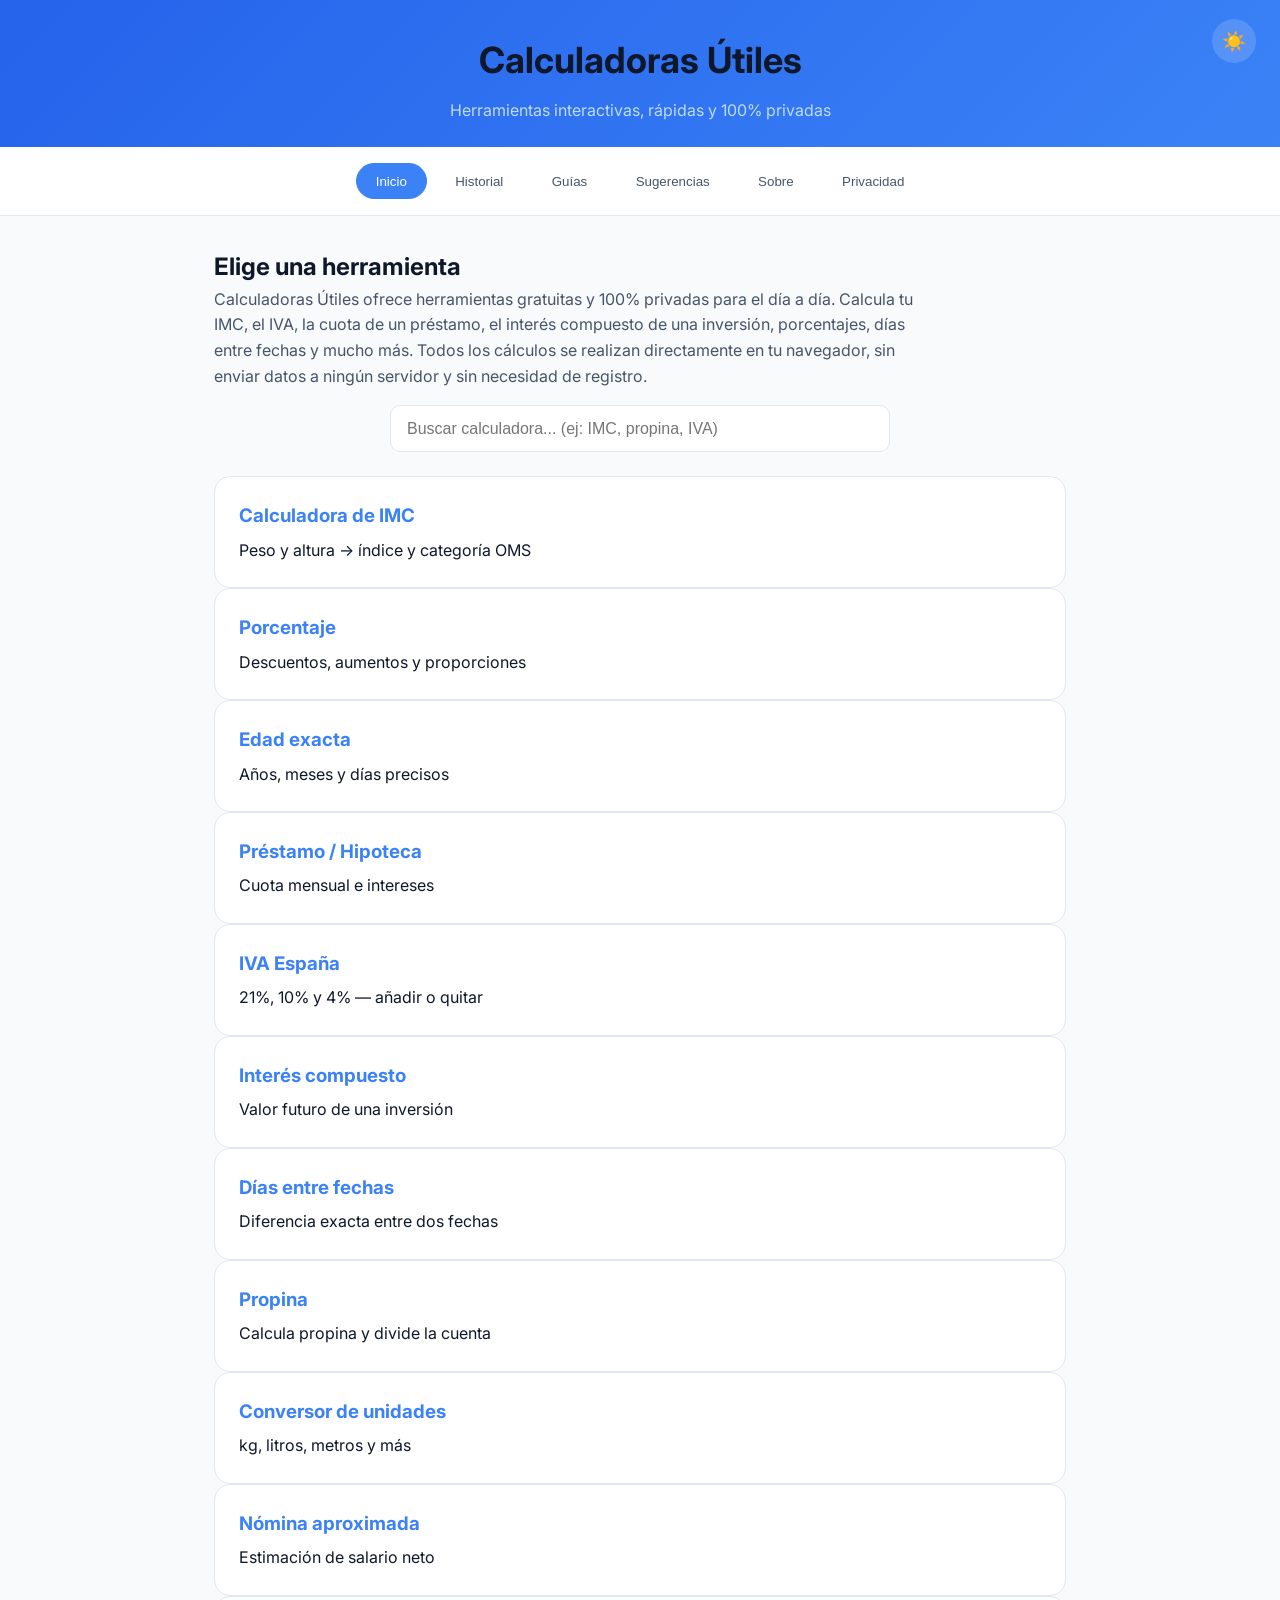
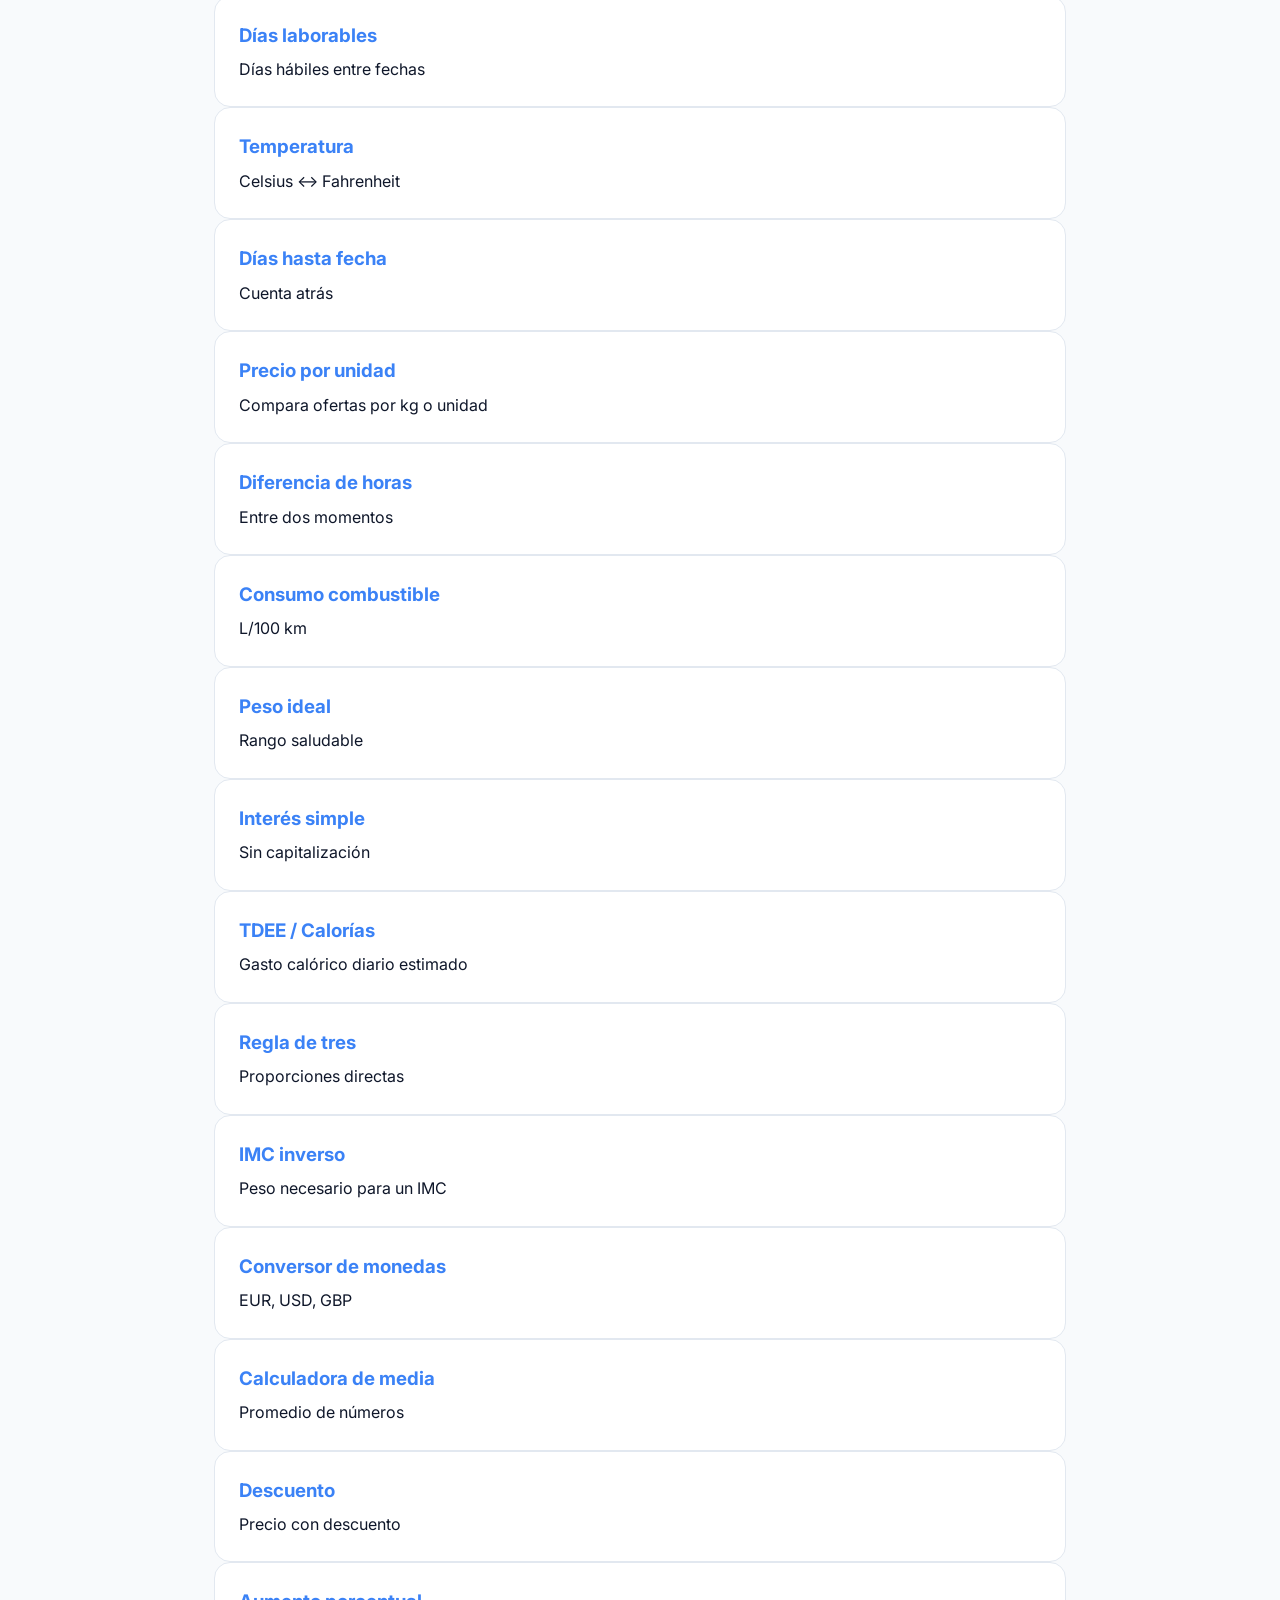
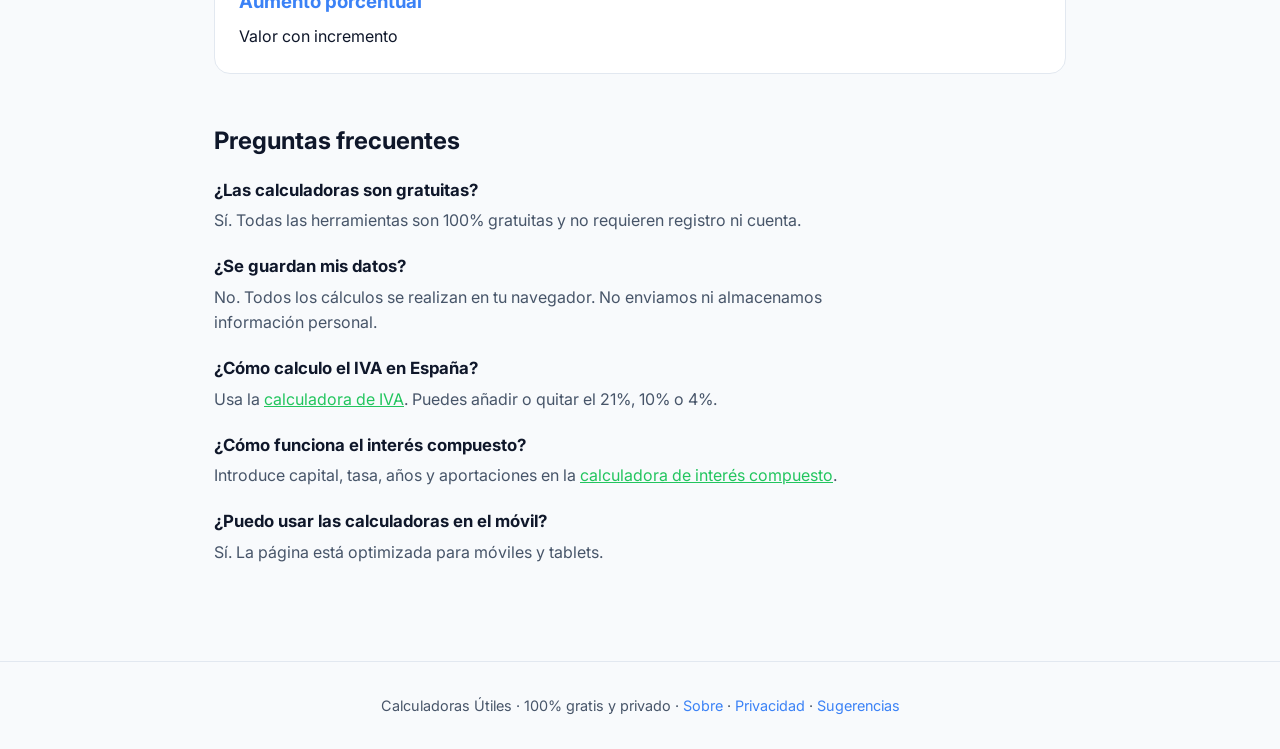
<file: index.html>
<!DOCTYPE html>
<html lang="es">
<head>
  <meta charset="UTF-8">
  <meta name="viewport" content="width=device-width, initial-scale=1.0">
  <title>Calculadoras Útiles Gratis Online | IMC, IVA, Préstamos, Interés Compuesto</title>
  <meta name="description" content="Calculadoras gratuitas y 100% privadas en español: IMC, porcentaje, edad, préstamos, IVA España (21%, 10%, 4%), interés compuesto, días entre fechas, propina, conversor de unidades y más. Sin registro.">
  <meta name="keywords" content="calculadora IMC, calculadora IVA, calculadora préstamo, calculadora porcentaje, calculadora edad, interés compuesto, días entre fechas, propina, conversor unidades, nómina, días laborables, TDEE, regla de tres">
  <meta name="robots" content="index, follow">
  <link rel="icon" type="image/svg+xml" href="/favicon.svg">
  <link rel="canonical" href="https://calculadoras-utiles.pages.dev/">
  <meta property="og:title" content="Calculadoras Útiles Gratis Online">
  <meta property="og:description" content="Herramientas gratuitas de cálculo: IMC, IVA, préstamos, porcentajes y más. Privadas y rápidas.">
  <meta property="og:url" content="https://calculadoras-utiles.pages.dev/">
  <meta property="og:type" content="website">
  <meta property="og:locale" content="es_ES">
  <script type="application/ld+json">
  {
    "@context": "https://schema.org",
    "@type": "WebApplication",
    "name": "Calculadoras Útiles",
    "url": "https://calculadoras-utiles.pages.dev/",
    "description": "Colección de calculadoras gratuitas y privadas para uso diario en español.",
    "applicationCategory": "UtilitiesApplication",
    "operatingSystem": "Any",
    "offers": { "@type": "Offer", "price": "0", "priceCurrency": "EUR" },
    "inLanguage": "es"
  }
  </script>
  <script type="application/ld+json">
  {
    "@context": "https://schema.org",
    "@type": "FAQPage",
    "mainEntity": [
      {
        "@type": "Question",
        "name": "¿Las calculadoras son gratuitas?",
        "acceptedAnswer": {
          "@type": "Answer",
          "text": "Sí, todas las calculadoras de Calculadoras Útiles son 100% gratuitas y no requieren registro."
        }
      },
      {
        "@type": "Question",
        "name": "¿Se guardan mis datos?",
        "acceptedAnswer": {
          "@type": "Answer",
          "text": "No. Todos los cálculos se realizan directamente en tu navegador. No enviamos ni almacenamos ningún dato personal."
        }
      },
      {
        "@type": "Question",
        "name": "¿Cómo calculo el IVA en España?",
        "acceptedAnswer": {
          "@type": "Answer",
          "text": "Usa la calculadora de IVA. Puedes añadir o quitar el 21%, 10% o 4% de cualquier importe."
        }
      },
      {
        "@type": "Question",
        "name": "¿Cómo se calcula el interés compuesto?",
        "acceptedAnswer": {
          "@type": "Answer",
          "text": "Introduce el capital inicial, la tasa de interés, los años y las aportaciones periódicas en la calculadora de interés compuesto."
        }
      }
    ]
  }
  </script>
  <script async src="https://pagead2.googlesyndication.com/pagead/js/adsbygoogle.js?client=ca-pub-3041644855344581" crossorigin="anonymous"></script>
  <link rel="stylesheet" href="style.css">
  <link href="https://fonts.googleapis.com/css2?family=Inter:wght@400;500;600;700&display=swap" rel="stylesheet">
</head>
<body>
  <header>
    <button class="theme-toggle" id="themeBtn" title="Cambiar tema">🌙</button>
    <h1>Calculadoras Útiles</h1>
    <p>Herramientas interactivas, rápidas y 100% privadas</p>
  </header>
  <nav>
    <button class="active" data-section="inicio">Inicio</button>
    <button data-section="historial">Historial</button>
    <button data-section="guias">Guías</button>
    <button data-section="sugerencias">Sugerencias</button>
    <button data-section="sobre">Sobre</button>
    <button data-section="privacidad">Privacidad</button>
  </nav>
  <main>
    <section id="inicio" class="section active">
      <h2>Elige una herramienta</h2>
      <p style="color:var(--text-muted); margin-bottom:1rem; max-width:700px;">Calculadoras Útiles ofrece herramientas gratuitas y 100% privadas para el día a día. Calcula tu IMC, el IVA, la cuota de un préstamo, el interés compuesto de una inversión, porcentajes, días entre fechas y mucho más. Todos los cálculos se realizan directamente en tu navegador, sin enviar datos a ningún servidor y sin necesidad de registro.</p>
      <div class="search-box"><input type="text" id="searchTools" placeholder="Buscar calculadora... (ej: IMC, propina, IVA)" autocomplete="off"></div>
      <div class="grid" id="toolsGrid">
        <div class="tool-card" data-go="imc" data-keywords="imc indice masa corporal peso altura"><h3>Calculadora de IMC</h3><p>Peso y altura → índice y categoría OMS</p></div>
        <div class="tool-card" data-go="porcentaje" data-keywords="porcentaje descuento aumento"><h3>Porcentaje</h3><p>Descuentos, aumentos y proporciones</p></div>
        <div class="tool-card" data-go="edad" data-keywords="edad años meses días"><h3>Edad exacta</h3><p>Años, meses y días precisos</p></div>
        <div class="tool-card" data-go="prestamo" data-keywords="préstamo hipoteca cuota"><h3>Préstamo / Hipoteca</h3><p>Cuota mensual e intereses</p></div>
        <div class="tool-card" data-go="iva" data-keywords="iva 21 10 4"><h3>IVA España</h3><p>21%, 10% y 4% — añadir o quitar</p></div>
        <div class="tool-card" data-go="interes" data-keywords="interés compuesto inversión"><h3>Interés compuesto</h3><p>Valor futuro de una inversión</p></div>
        <div class="tool-card" data-go="fechas" data-keywords="días fechas"><h3>Días entre fechas</h3><p>Diferencia exacta entre dos fechas</p></div>
        <div class="tool-card" data-go="propina" data-keywords="propina cuenta"><h3>Propina</h3><p>Calcula propina y divide la cuenta</p></div>
        <div class="tool-card" data-go="unidades" data-keywords="conversor kg litros metros"><h3>Conversor de unidades</h3><p>kg, litros, metros y más</p></div>
        <div class="tool-card" data-go="nomina" data-keywords="nómina salario neto"><h3>Nómina aproximada</h3><p>Estimación de salario neto</p></div>
        <div class="tool-card" data-go="laborables" data-keywords="días laborables hábiles"><h3>Días laborables</h3><p>Días hábiles entre fechas</p></div>
        <div class="tool-card" data-go="temperatura" data-keywords="temperatura celsius fahrenheit"><h3>Temperatura</h3><p>Celsius ↔ Fahrenheit</p></div>
        <div class="tool-card" data-go="countdown" data-keywords="días hasta cuenta atrás"><h3>Días hasta fecha</h3><p>Cuenta atrás</p></div>
        <div class="tool-card" data-go="precio" data-keywords="precio por unidad kilo"><h3>Precio por unidad</h3><p>Compara ofertas por kg o unidad</p></div>
        <div class="tool-card" data-go="horas" data-keywords="horas diferencia"><h3>Diferencia de horas</h3><p>Entre dos momentos</p></div>
        <div class="tool-card" data-go="combustible" data-keywords="combustible consumo litros"><h3>Consumo combustible</h3><p>L/100 km</p></div>
        <div class="tool-card" data-go="pesoideal" data-keywords="peso ideal rango"><h3>Peso ideal</h3><p>Rango saludable</p></div>
        <div class="tool-card" data-go="interesimple" data-keywords="interés simple"><h3>Interés simple</h3><p>Sin capitalización</p></div>
        <div class="tool-card" data-go="tdee" data-keywords="tdee calorías metabolismo"><h3>TDEE / Calorías</h3><p>Gasto calórico diario estimado</p></div>
        <div class="tool-card" data-go="regla3" data-keywords="regla de tres proporciones"><h3>Regla de tres</h3><p>Proporciones directas</p></div>
        <div class="tool-card" data-go="imcinverso" data-keywords="imc inverso peso objetivo"><h3>IMC inverso</h3><p>Peso necesario para un IMC</p></div>
        <div class="tool-card" data-go="monedas" data-keywords="monedas divisas euro dolar"><h3>Conversor de monedas</h3><p>EUR, USD, GBP</p></div>
        <div class="tool-card" data-go="media" data-keywords="media promedio aritmética"><h3>Calculadora de media</h3><p>Promedio de números</p></div>
        <div class="tool-card" data-go="descuento" data-keywords="descuento oferta precio"><h3>Descuento</h3><p>Precio con descuento</p></div>
        <div class="tool-card" data-go="aumento" data-keywords="aumento incremento porcentaje"><h3>Aumento porcentual</h3><p>Valor con incremento</p></div>

      </div>
      <div id="noResults" class="no-results">No se encontraron calculadoras</div>

      <div class="faq" style="margin-top:3rem; max-width:700px;">
        <h2 style="margin-bottom:1rem;">Preguntas frecuentes</h2>
        <div class="faq-item" style="margin-bottom:1.2rem;">
          <h3 style="font-size:1.05rem; margin-bottom:0.3rem;">¿Las calculadoras son gratuitas?</h3>
          <p style="color:var(--text-muted);">Sí. Todas las herramientas son 100% gratuitas y no requieren registro ni cuenta.</p>
        </div>
        <div class="faq-item" style="margin-bottom:1.2rem;">
          <h3 style="font-size:1.05rem; margin-bottom:0.3rem;">¿Se guardan mis datos?</h3>
          <p style="color:var(--text-muted);">No. Todos los cálculos se realizan en tu navegador. No enviamos ni almacenamos información personal.</p>
        </div>
        <div class="faq-item" style="margin-bottom:1.2rem;">
          <h3 style="font-size:1.05rem; margin-bottom:0.3rem;">¿Cómo calculo el IVA en España?</h3>
          <p style="color:var(--text-muted);">Usa la <a href="#iva" style="color:var(--accent);">calculadora de IVA</a>. Puedes añadir o quitar el 21%, 10% o 4%.</p>
        </div>
        <div class="faq-item" style="margin-bottom:1.2rem;">
          <h3 style="font-size:1.05rem; margin-bottom:0.3rem;">¿Cómo funciona el interés compuesto?</h3>
          <p style="color:var(--text-muted);">Introduce capital, tasa, años y aportaciones en la <a href="#interes" style="color:var(--accent);">calculadora de interés compuesto</a>.</p>
        </div>
        <div class="faq-item">
          <h3 style="font-size:1.05rem; margin-bottom:0.3rem;">¿Puedo usar las calculadoras en el móvil?</h3>
          <p style="color:var(--text-muted);">Sí. La página está optimizada para móviles y tablets.</p>
        </div>
      </div>
    </section>
    <section id="imc" class="section"><div class="calc-card"><h2>Calculadora de IMC</h2><p class="desc">El Índice de Masa Corporal (IMC) indica si tu peso está en un rango saludable según la Organización Mundial de la Salud. Introduce tu peso y altura para conocer tu categoría.</p><form id="imcForm"><div class="form-group"><label>Peso (kg)</label><input type="number" id="peso" step="0.1" required></div><div class="form-group"><label>Altura (cm)</label><input type="number" id="altura" required></div><button type="submit" class="btn">Calcular</button></form><div id="imcResult" class="result"></div><p class="related" style="margin-top:1.5rem; font-size:0.9rem;">Relacionadas: <a href="#pesoideal" style="color:var(--accent);">Peso ideal</a> · <a href="#imcinverso" style="color:var(--accent);">IMC inverso</a> · <a href="#tdee" style="color:var(--accent);">TDEE / Calorías</a></p></div></section>
    <section id="porcentaje" class="section"><div class="calc-card"><h2>Calculadora de Porcentaje</h2><p class="desc">Calcula porcentajes de forma rápida: el X% de una cantidad, aumentos, descuentos o qué porcentaje representa un número de otro.</p><form id="porcForm"><div class="form-group"><label>Tipo</label><select id="tipo"><option value="de">X% de Y</option><option value="aumento">Aumento</option><option value="descuento">Descuento</option><option value="es">Y es % de X</option></select></div><div class="form-group"><label>Valor 1</label><input type="number" id="v1" step="0.01" required></div><div class="form-group"><label>Valor 2</label><input type="number" id="v2" step="0.01" required></div><button type="submit" class="btn">Calcular</button></form><div id="porcResult" class="result"></div><p class="related" style="margin-top:1.5rem; font-size:0.9rem;">Relacionadas: <a href="#regla3" style="color:var(--accent);">Regla de tres</a> · <a href="#iva" style="color:var(--accent);">IVA</a></p></div></section>
    <section id="edad" class="section"><div class="calc-card"><h2>Calculadora de Edad</h2><p class="desc">Calcula tu edad exacta en años, meses y días a partir de tu fecha de nacimiento.</p><form id="edadForm"><div class="form-group"><label>Fecha de nacimiento</label><input type="date" id="fecha" required></div><button type="submit" class="btn">Calcular</button></form><div id="edadResult" class="result"></div><p class="related" style="margin-top:1.5rem; font-size:0.9rem;">Relacionadas: <a href="#fechas" style="color:var(--accent);">Días entre fechas</a> · <a href="#countdown" style="color:var(--accent);">Días hasta fecha</a></p></div></section>
    <section id="prestamo" class="section"><div class="calc-card"><h2>Calculadora de Préstamo</h2><p class="desc">Calcula la cuota mensual de un préstamo o hipoteca, el total a pagar y los intereses generados.</p><form id="prestamoForm"><div class="form-group"><label>Capital (€)</label><input type="number" id="capital" required></div><div class="form-group"><label>Tasa de interés anual (%)</label><input type="number" id="tasa" step="0.01" required></div><div class="form-group"><label>Plazo (años)</label><input type="number" id="plazo" required></div><button type="submit" class="btn">Calcular</button></form><div id="prestamoResult" class="result"></div><p class="related" style="margin-top:1.5rem; font-size:0.9rem;">Relacionadas: <a href="#interes" style="color:var(--accent);">Interés compuesto</a> · <a href="#interesimple" style="color:var(--accent);">Interés simple</a></p></div></section>
    <section id="iva" class="section"><div class="calc-card"><h2>Calculadora de IVA</h2><p class="desc">Añade o quita el IVA español (21%, 10% o 4%) de cualquier importe de forma rápida.</p><form id="ivaForm"><div class="form-group"><label>Importe (€)</label><input type="number" id="importe" step="0.01" required></div><div class="form-group"><label>Tipo de IVA</label><select id="tipoIva"><option value="21">21%</option><option value="10">10%</option><option value="4">4%</option></select></div><div class="form-group"><label>Acción</label><select id="modo"><option value="mas">Añadir IVA</option><option value="menos">Quitar IVA</option></select></div><button type="submit" class="btn">Calcular</button></form><div id="ivaResult" class="result"></div><p class="related" style="margin-top:1.5rem; font-size:0.9rem;">Relacionadas: <a href="#porcentaje" style="color:var(--accent);">Porcentaje</a> · <a href="#precio" style="color:var(--accent);">Precio por unidad</a></p></div></section>
    <section id="interes" class="section"><div class="calc-card"><h2>Interés compuesto</h2><p class="desc">Calcula el valor futuro de una inversión con interés compuesto y aportaciones periódicas.</p><form id="interesForm"><div class="form-group"><label>Capital inicial (€)</label><input type="number" id="principal" required></div><div class="form-group"><label>Aportación periódica (€)</label><input type="number" id="aportacion" value="0"></div><div class="form-group"><label>Frecuencia de aportación</label><select id="freqAport"><option value="12">Mensual</option><option value="1">Anual</option></select></div><div class="form-group"><label>Tasa de interés anual (%)</label><input type="number" id="tasaInt" step="0.01" required></div><div class="form-group"><label>Años</label><input type="number" id="anos" required></div><div class="form-group"><label>Frecuencia de capitalización</label><select id="frecuencia"><option value="12">Mensual</option><option value="1">Anual</option></select></div><button type="submit" class="btn">Calcular</button></form><div id="interesResult" class="result"></div><p class="related" style="margin-top:1.5rem; font-size:0.9rem;">Relacionadas: <a href="#prestamo" style="color:var(--accent);">Préstamo</a> · <a href="#interesimple" style="color:var(--accent);">Interés simple</a></p></div></section>
    <section id="fechas" class="section"><div class="calc-card"><h2>Días entre fechas</h2><form id="fechasForm"><div class="form-group"><label>Fecha inicial</label><input type="date" id="fecha1" required></div><div class="form-group"><label>Fecha final</label><input type="date" id="fecha2" required></div><button type="submit" class="btn">Calcular</button></form><div id="fechasResult" class="result"></div><p class="related" style="margin-top:1.5rem; font-size:0.9rem;">Relacionadas: <a href="#laborables" style="color:var(--accent);">Días laborables</a> · <a href="#countdown" style="color:var(--accent);">Días hasta fecha</a></p></div></section>
    <section id="propina" class="section"><div class="calc-card"><h2>Propina</h2><form id="propinaForm"><div class="form-group"><label>Importe de la cuenta (€)</label><input type="number" id="cuenta" step="0.01" required></div><div class="form-group"><label>Porcentaje de propina (%)</label><input type="number" id="porcPropina" value="10"></div><div class="form-group"><label>Número de personas</label><input type="number" id="personas" value="1"></div><button type="submit" class="btn">Calcular</button></form><div id="propinaResult" class="result"></div></div></section>
    <section id="unidades" class="section"><div class="calc-card"><h2>Conversor de unidades</h2><form id="unidadesForm"><div class="form-group"><label>Tipo</label><select id="tipoUnidad"><option value="peso">Peso</option><option value="volumen">Volumen</option><option value="longitud">Longitud</option></select></div><div class="form-group"><label>Valor</label><input type="number" id="valorUnidad" step="0.01" required></div><div class="form-group"><label>De</label><select id="desde"></select></div><div class="form-group"><label>A</label><select id="hacia"></select></div><button type="submit" class="btn">Convertir</button></form><div id="unidadesResult" class="result"></div><p class="related" style="margin-top:1.5rem; font-size:0.9rem;">Relacionadas: <a href="#temperatura" style="color:var(--accent);">Temperatura</a> · <a href="#combustible" style="color:var(--accent);">Consumo combustible</a></p></div></section>
    <section id="nomina" class="section"><div class="calc-card"><h2>Nómina aproximada</h2><form id="nominaForm"><div class="form-group"><label>Salario bruto anual (€)</label><input type="number" id="bruto" required></div><div class="form-group"><label>Número de pagas</label><input type="number" id="pagas" value="14"></div><button type="submit" class="btn">Calcular</button></form><div id="nominaResult" class="result"></div></div></section>
    <section id="laborables" class="section"><div class="calc-card"><h2>Días laborables</h2><form id="laborablesForm"><div class="form-group"><label>Fecha inicial</label><input type="date" id="lab1" required></div><div class="form-group"><label>Fecha final</label><input type="date" id="lab2" required></div><button type="submit" class="btn">Calcular</button></form><div id="laborablesResult" class="result"></div><p class="related" style="margin-top:1.5rem; font-size:0.9rem;">Relacionadas: <a href="#fechas" style="color:var(--accent);">Días entre fechas</a></p></div></section>
    <section id="temperatura" class="section"><div class="calc-card"><h2>Conversor de temperatura</h2><form id="tempForm"><div class="form-group"><label>Valor</label><input type="number" id="tempValor" step="0.1" required></div><div class="form-group"><label>De</label><select id="tempDesde"><option value="c">Celsius</option><option value="f">Fahrenheit</option></select></div><button type="submit" class="btn">Convertir</button></form><div id="tempResult" class="result"></div></div></section>
    <section id="countdown" class="section"><div class="calc-card"><h2>Días hasta una fecha</h2><form id="countdownForm"><div class="form-group"><label>Fecha objetivo</label><input type="date" id="fechaObjetivo" required></div><button type="submit" class="btn">Calcular</button></form><div id="countdownResult" class="result"></div></div></section>
    <section id="precio" class="section"><div class="calc-card"><h2>Precio por unidad</h2><form id="precioForm"><div class="form-group"><label>Precio total (€)</label><input type="number" id="precioTotal" step="0.01" required></div><div class="form-group"><label>Cantidad</label><input type="number" id="cantidad" step="0.01" required></div><div class="form-group"><label>Unidad</label><select id="unidadPrecio"><option value="g">gramos</option><option value="kg">kg</option><option value="ml">ml</option><option value="l">litros</option><option value="u">unidades</option></select></div><button type="submit" class="btn">Calcular</button></form><div id="precioResult" class="result"></div></div></section>
    <section id="horas" class="section"><div class="calc-card"><h2>Diferencia de horas</h2><form id="horasForm"><div class="form-group"><label>Hora inicial</label><input type="time" id="hora1" required></div><div class="form-group"><label>Hora final</label><input type="time" id="hora2" required></div><button type="submit" class="btn">Calcular</button></form><div id="horasResult" class="result"></div></div></section>
    <section id="combustible" class="section"><div class="calc-card"><h2>Consumo de combustible</h2><p class="desc">Calcula el consumo en litros cada 100 km.</p><form id="combustibleForm"><div class="form-group"><label>Litros repostados</label><input type="number" id="litros" step="0.1" required></div><div class="form-group"><label>Kilómetros recorridos</label><input type="number" id="km" required></div><button type="submit" class="btn">Calcular</button></form><div id="combustibleResult" class="result"></div></div></section>
    <section id="pesoideal" class="section"><div class="calc-card"><h2>Peso ideal</h2><form id="pesoidealForm"><div class="form-group"><label>Altura (cm)</label><input type="number" id="alturaIdeal" required></div><button type="submit" class="btn">Calcular</button></form><div id="pesoidealResult" class="result"></div><p class="related" style="margin-top:1.5rem; font-size:0.9rem;">Relacionadas: <a href="#imc" style="color:var(--accent);">IMC</a> · <a href="#imcinverso" style="color:var(--accent);">IMC inverso</a></p></div></section>
    <section id="interesimple" class="section"><div class="calc-card"><h2>Interés simple</h2><form id="interesimpleForm"><div class="form-group"><label>Capital (€)</label><input type="number" id="capSimple" required></div><div class="form-group"><label>Tasa de interés anual (%)</label><input type="number" id="tasaSimple" step="0.01" required></div><div class="form-group"><label>Tiempo (años)</label><input type="number" id="tiempoSimple" step="0.1" required></div><button type="submit" class="btn">Calcular</button></form><div id="interesimpleResult" class="result"></div><p class="related" style="margin-top:1.5rem; font-size:0.9rem;">Relacionadas: <a href="#interes" style="color:var(--accent);">Interés compuesto</a> · <a href="#prestamo" style="color:var(--accent);">Préstamo</a></p></div></section>
    <section id="tdee" class="section"><div class="calc-card"><h2>TDEE - Calorías diarias</h2><p class="desc">Estima tu gasto calórico total diario.</p><form id="tdeeForm"><div class="form-group"><label>Peso (kg)</label><input type="number" id="tdeePeso" step="0.1" required></div><div class="form-group"><label>Altura (cm)</label><input type="number" id="tdeeAltura" required></div><div class="form-group"><label>Edad</label><input type="number" id="tdeeEdad" required></div><div class="form-group"><label>Sexo</label><select id="tdeeSexo"><option value="h">Hombre</option><option value="m">Mujer</option></select></div><div class="form-group"><label>Actividad</label><select id="tdeeAct"><option value="1.2">Sedentario</option><option value="1.375">Ligera</option><option value="1.55">Moderada</option><option value="1.725">Intensa</option></select></div><button type="submit" class="btn">Calcular</button></form><div id="tdeeResult" class="result"></div><p class="related" style="margin-top:1.5rem; font-size:0.9rem;">Relacionadas: <a href="#imc" style="color:var(--accent);">IMC</a> · <a href="#pesoideal" style="color:var(--accent);">Peso ideal</a></p></div></section>
    <section id="regla3" class="section"><div class="calc-card"><h2>Regla de tres</h2><p class="desc">Si A es a B, entonces C es a X.</p><form id="regla3Form"><div class="form-group"><label>A</label><input type="number" id="r3a" step="0.01" required></div><div class="form-group"><label>B</label><input type="number" id="r3b" step="0.01" required></div><div class="form-group"><label>C</label><input type="number" id="r3c" step="0.01" required></div><button type="submit" class="btn">Calcular</button></form><div id="regla3Result" class="result"></div><p class="related" style="margin-top:1.5rem; font-size:0.9rem;">Relacionadas: <a href="#porcentaje" style="color:var(--accent);">Porcentaje</a></p></div></section>
    <section id="imcinverso" class="section"><div class="calc-card"><h2>IMC inverso</h2><p class="desc">Calcula el peso necesario para un IMC objetivo.</p><form id="imcinversoForm"><div class="form-group"><label>Altura (cm)</label><input type="number" id="invAltura" required></div><div class="form-group"><label>IMC objetivo</label><input type="number" id="invImc" step="0.1" value="22" required></div><button type="submit" class="btn">Calcular</button></form><div id="imcinversoResult" class="result"></div><p class="related" style="margin-top:1.5rem; font-size:0.9rem;">Relacionadas: <a href="#imc" style="color:var(--accent);">IMC</a> · <a href="#pesoideal" style="color:var(--accent);">Peso ideal</a></p></div></section>
    
<section id="monedas" class="section">
<div class="calc-card">
<h2>Conversor de monedas</h2>
<form id="monedasForm">
<div class="form-group"><label>Cantidad</label><input type="number" id="cantidadMoneda" step="0.01" required></div>
<div class="form-group"><label>De</label><select id="deMoneda"><option value="EUR">EUR</option><option value="USD">USD</option><option value="GBP">GBP</option></select></div>
<div class="form-group"><label>A</label><select id="aMoneda"><option value="USD">USD</option><option value="EUR">EUR</option><option value="GBP">GBP</option></select></div>
<button type="submit" class="btn">Convertir</button>
</form>
<div id="monedasResult" class="result"></div>
<p class="note">Tasas orientativas.</p>
</div>
</section>
<section id="media" class="section">
<div class="calc-card">
<h2>Calculadora de media</h2>
<form id="mediaForm">
<div class="form-group"><label>Números (separados por coma)</label><input type="text" id="numerosMedia" placeholder="10, 20, 30" required></div>
<button type="submit" class="btn">Calcular</button>
</form>
<div id="mediaResult" class="result"></div>
</div>
</section>
<section id="descuento" class="section">
<div class="calc-card">
<h2>Descuento</h2>
<form id="descuentoForm">
<div class="form-group"><label>Precio original (€)</label><input type="number" id="precioOriginal" step="0.01" required></div>
<div class="form-group"><label>Descuento (%)</label><input type="number" id="porcentajeDescuento" step="0.01" required></div>
<button type="submit" class="btn">Calcular</button>
</form>
<div id="descuentoResult" class="result"></div>
</div>
</section>
<section id="aumento" class="section">
<div class="calc-card">
<h2>Aumento porcentual</h2>
<form id="aumentoForm">
<div class="form-group"><label>Valor original</label><input type="number" id="valorOriginal" step="0.01" required></div>
<div class="form-group"><label>Aumento (%)</label><input type="number" id="porcentajeAumento" step="0.01" required></div>
<button type="submit" class="btn">Calcular</button>
</form>
<div id="aumentoResult" class="result"></div>
</div>
</section>
<section id="historial" class="section"><div class="calc-card"><h2>Historial</h2><div id="historyList"></div><button id="clearHistory" class="btn btn-danger">Borrar historial</button></div></section>
    <section id="sobre" class="section">
      <div class="calc-card">
        <h2>Sobre Calculadoras Útiles</h2>
        <p>Calculadoras Útiles es un proyecto dedicado a ofrecer herramientas de cálculo gratuitas, precisas y fáciles de usar. Todas las operaciones se realizan directamente en el navegador, garantizando que tus datos nunca salgan de tu dispositivo.</p>
        <h3 style="margin-top:1.5rem;">Nuestro compromiso</h3>
        <ul style="margin-left:1.2rem; margin-top:0.5rem; color:var(--text-muted);">
          <li>100% gratuito</li>
          <li>Privacidad total (sin envío de datos)</li>
          <li>Diseño profesional y responsive</li>
          <li>Resultados basados en fórmulas estándar</li>
        </ul>
        <p style="margin-top:1rem;">Próximamente añadiremos más calculadoras y recursos útiles.</p>
      </div>
    </section>
    <section id="privacidad" class="section">
      <div class="calc-card">
        <h2>Política de Privacidad</h2>
        <p>Calculadoras Útiles respeta tu privacidad. No recopilamos ni almacenamos datos personales; todos los cálculos se realizan localmente en tu navegador y no se envían a ningún servidor.</p>
        <p style="margin-top:1rem;">El sitio puede utilizar cookies técnicas y de terceros (como Google AdSense) para mostrar anuncios relevantes y analizar el tráfico de forma anónima. Puedes gestionar las cookies a través de la configuración de tu navegador.</p>
        <p style="margin-top:1rem;">Los enlaces externos a sitios de terceros tienen sus propias políticas de privacidad.</p>
        <p style="margin-top:1rem; color:var(--text-muted);">Última actualización: octubre 2026.</p>
      </div>
    </section>
    
<section id="guias" class="section">
<div class="calc-card">
<h2>Guías útiles</h2>
<p>Aprende a usar mejor las calculadoras y entiende los conceptos.</p>
<div class="guide">
<h3>Cómo calcular el IMC correctamente</h3>
<p>El Índice de Masa Corporal (IMC) se calcula dividiendo el peso en kilogramos entre la altura en metros al cuadrado. Un IMC entre 18.5 y 24.9 se considera normal según la OMS.</p>
</div>
<div class="guide">
<h3>Interés compuesto vs simple</h3>
<p>El interés compuesto se calcula sobre el capital más los intereses acumulados. El simple solo sobre el capital inicial. A largo plazo el compuesto genera más rentabilidad.</p>
</div>
<div class="guide">
<h3>IVA en España</h3>
<p>El IVA general es 21%, reducido 10% y superreducido 4%. Puedes añadir o quitar el IVA según necesites con nuestra calculadora.</p>
</div>
</div>
</section>
<section id="sugerencias" class="section">
      <div class="calc-card">
        <h2>Deja tu sugerencia</h2>
        <p class="desc">¿Qué calculadora te gustaría ver? ¿Alguna mejora o idea? Escríbela aquí.</p>
        <iframe src="https://docs.google.com/forms/d/e/1FAIpQLSf29cQ79pmPejMFmC1iGVCR39fcpbg16Hdpg6t-KMBzPXMXMg/viewform?embedded=true" width="100%" height="820" frameborder="0" marginheight="0" marginwidth="0" style="border:0; border-radius:12px; background:transparent;">Cargando formulario…</iframe>
        <p style="margin-top:1rem; text-align:center; font-size:0.9rem; color:var(--text-muted);">
          Si no se carga, <a href="https://docs.google.com/forms/d/e/1FAIpQLSf29cQ79pmPejMFmC1iGVCR39fcpbg16Hdpg6t-KMBzPXMXMg/viewform" target="_blank" style="color:var(--accent);">abre el formulario aquí</a>.
        </p>
      </div>
    </section>
  </main>
  <footer>
    Calculadoras Útiles · 100% gratis y privado · 
    <button onclick="showSection('sobre')" class="footer-link">Sobre</button> · 
    <button onclick="showSection('privacidad')" class="footer-link">Privacidad</button> · 
    <button onclick="showSection('sugerencias')" class="footer-link">Sugerencias</button>
  </footer>
  <script src="app.js"></script>
  <!-- Cloudflare Web Analytics -->
  <script defer src='https://static.cloudflareinsights.com/beacon.min.js' data-cf-beacon='{"token": "da8a2b87352a4f6eab5b30f7e08c9d11"}'></script>
  <!-- End Cloudflare Web Analytics -->
</body>
</html>
</file>
<file: style.css>
:root {
  --bg: #0f172a;
  --bg-card: #1e293b;
  --bg-hover: #334155;
  --primary: #3b82f6;
  --primary-hover: #2563eb;
  --accent: #22c55e;
  --text: #f1f5f9;
  --text-muted: #94a3b8;
  --border: #334155;
  --radius: 16px;
  --shadow: 0 10px 25px -5px rgba(0,0,0,0.3);
  --transition: all 0.25s cubic-bezier(0.4, 0, 0.2, 1);
}

* { box-sizing: border-box; margin: 0; padding: 0; }
body {
  font-family: 'Inter', system-ui, -apple-system, sans-serif;
  background: var(--bg);
  color: var(--text);
  min-height: 100vh;
  line-height: 1.6;
}
header {
  background: linear-gradient(135deg, #1e3a8a, #1e40af);
  padding: 2rem 1.5rem 1.5rem;
  text-align: center;
  position: relative;
}
header h1 { font-size: 2.25rem; font-weight: 700; }
header p { color: #bfdbfe; margin-top: 0.5rem; }
.theme-toggle {
  position: absolute; top: 1.2rem; right: 1.5rem;
  background: rgba(255,255,255,0.15); border: none; color: white;
  width: 44px; height: 44px; border-radius: 50%; cursor: pointer;
  font-size: 1.2rem; transition: var(--transition);
}
.theme-toggle:hover { background: rgba(255,255,255,0.25); }
nav {
  background: var(--bg-card);
  display: flex; flex-wrap: wrap; gap: 0.5rem;
  padding: 1rem 1.5rem; justify-content: center;
  border-bottom: 1px solid var(--border);
  position: sticky; top: 0; z-index: 10;
}
nav button {
  background: transparent; border: 1px solid transparent;
  color: var(--text-muted); padding: 0.6rem 1.2rem;
  border-radius: 999px; cursor: pointer; font-weight: 500;
  transition: var(--transition);
}
nav button:hover, nav button.active {
  background: var(--primary); color: white; border-color: var(--primary);
}
main { max-width: 900px; margin: 2rem auto; padding: 0 1.5rem 4rem; }
.section { display: none; animation: fadeIn 0.4s ease; }
.section.active { display: block; }
@keyframes fadeIn { from { opacity: 0; transform: translateY(10px); } to { opacity: 1; transform: none; } }
.calc-card {
  background: var(--bg-card); border-radius: var(--radius);
  padding: 2rem; box-shadow: var(--shadow); border: 1px solid var(--border);
}
.calc-card h2 { font-size: 1.75rem; margin-bottom: 0.5rem; }
.calc-card .desc { color: var(--text-muted); margin-bottom: 1.5rem; }
.form-group { margin-bottom: 1.2rem; }
label { display: block; margin-bottom: 0.4rem; font-weight: 500; color: #cbd5e1; }
input, select {
  width: 100%; padding: 0.85rem 1rem; border-radius: 10px;
  border: 1px solid var(--border); background: #0f172a; color: var(--text);
  font-size: 1rem; transition: var(--transition);
}
input:focus, select:focus { outline: none; border-color: var(--primary); box-shadow: 0 0 0 3px rgba(59,130,246,0.2); }
.btn {
  background: var(--primary); color: white; border: none;
  padding: 0.9rem 1.8rem; border-radius: 10px; font-weight: 600;
  cursor: pointer; width: 100%; margin-top: 0.5rem;
  transition: var(--transition); font-size: 1rem;
}
.btn:hover { background: var(--primary-hover); transform: translateY(-1px); }
.result {
  margin-top: 1.5rem; padding: 1.25rem; background: #064e3b;
  border-radius: 12px; border-left: 4px solid var(--accent);
  display: none; animation: fadeIn 0.3s;
}
.result.show { display: block; }
.copy-btn {
  margin-top: 0.8rem; background: var(--accent); color: white; border: none;
  padding: 0.5rem 1rem; border-radius: 8px; cursor: pointer; font-size: 0.9rem;
}
.copy-btn:hover { opacity: 0.9; }
.explanation {
  margin-top: 1.5rem; padding: 1rem; background: rgba(59,130,246,0.1);
  border-radius: 10px; font-size: 0.95rem; color: var(--text-muted);
}
.explanation h3 { color: var(--primary); margin-bottom: 0.5rem; font-size: 1.1rem; }
.ad-space {
  margin-top: 1.5rem; padding: 2rem; text-align: center; border: 2px dashed var(--border);
  border-radius: 12px; color: var(--text-muted); background: rgba(255,255,255,0.03);
}
.search-box { margin-bottom: 1.5rem; }
.search-box input { max-width: 500px; margin: 0 auto; display: block; }
.history-item {
  background: var(--bg-hover); padding: 0.9rem 1rem; border-radius: 10px;
  margin-bottom: 0.6rem; border-left: 3px solid var(--primary);
  font-size: 0.95rem;
}
.history-item small { color: var(--text-muted); display: block; margin-top: 0.3rem; }
body { transition: background-color 0.3s ease, color 0.3s ease; }
.calc-card, .tool-card, nav, header { transition: background-color 0.3s ease, border-color 0.3s ease, box-shadow 0.3s ease; }
.tool-card {
  background: var(--bg-card); border-radius: var(--radius); padding: 1.5rem;
  border: 1px solid var(--border); cursor: pointer; transition: var(--transition);
}
.tool-card:hover { transform: translateY(-4px); border-color: var(--primary); box-shadow: var(--shadow); }
.tool-card h3 { color: var(--primary); margin-bottom: 0.4rem; }
footer {
  text-align: center; padding: 2rem; color: var(--text-muted); font-size: 0.9rem;
  border-top: 1px solid var(--border);
}
/* Light mode */
body.light {
  --bg: #f8fafc; --bg-card: #ffffff; --bg-hover: #f1f5f9;
  --text: #0f172a; --text-muted: #475569; --border: #e2e8f0;
  --shadow: 0 10px 25px -5px rgba(0,0,0,0.08);
}
body.light header { background: linear-gradient(135deg, #2563eb, #3b82f6); }
body.light input, body.light select { background: #fff; }
body.light .result { background: #ecfdf5; color: #065f46; }
@media (max-width: 600px) {
  header h1 { font-size: 1.75rem; }
  .theme-toggle { position: static; margin: 1rem auto 0; display: block; }
}
.no-results { display: none; text-align: center; color: var(--text-muted); margin-top: 2rem; }
.btn-danger { background: #ef4444 !important; margin-top: 1rem; }
.btn-danger:hover { background: #dc2626 !important; }
textarea {
  width: 100%; padding: 0.85rem 1rem; border-radius: 10px;
  border: 1px solid var(--border); background: var(--bg); color: var(--text);
  font-size: 1rem; resize: vertical; font-family: inherit;
}
.footer-link { background: none; border: none; color: var(--primary); cursor: pointer; font: inherit; }
.footer-link:hover { text-decoration: underline; }
.commitment-list { margin-left: 1.2rem; margin-top: 0.5rem; color: var(--text-muted); }
.muted { color: var(--text-muted); }
</file>
